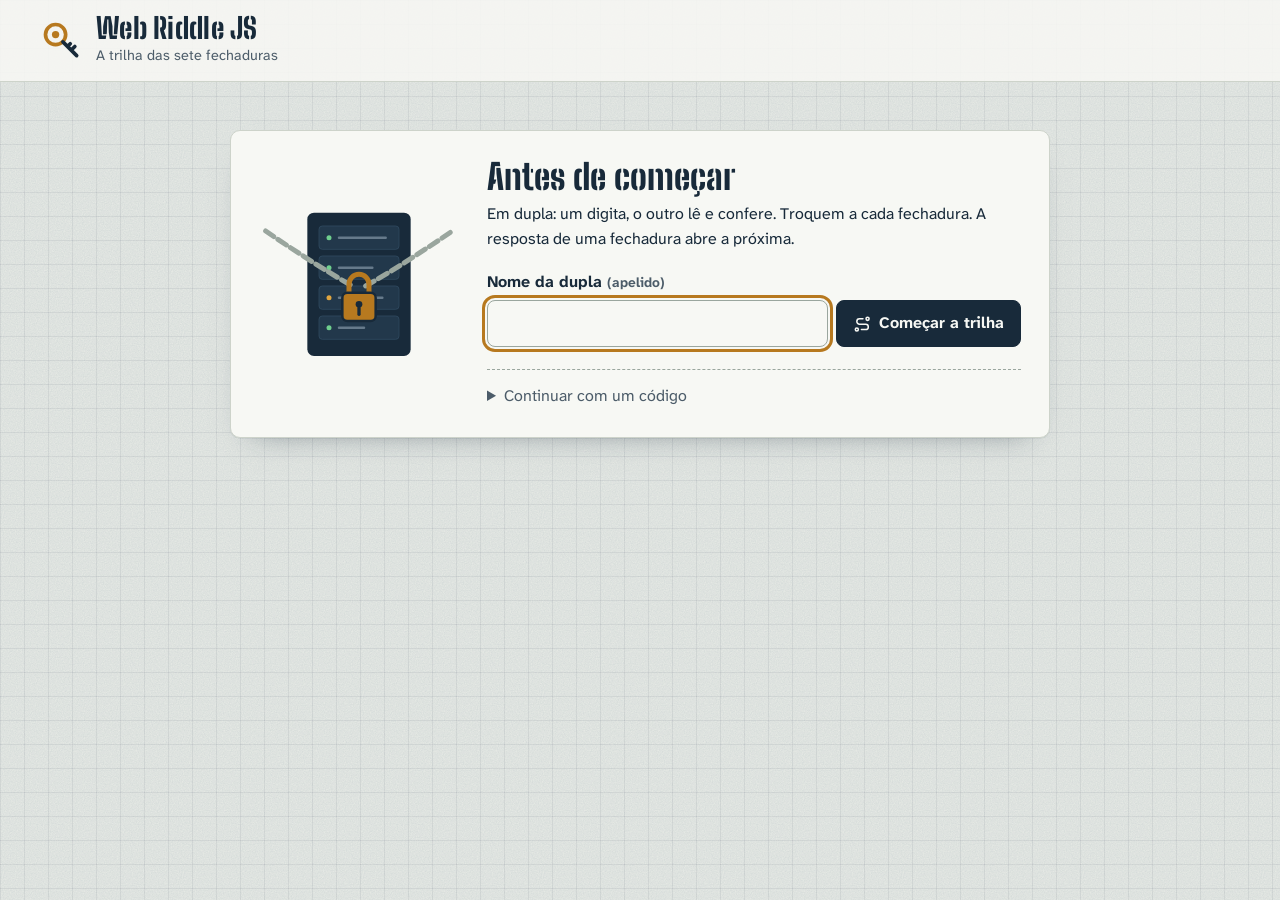
<file: index.html>
<!doctype html>
<html lang="pt-BR">
<head>
  <meta charset="utf-8">
  <meta name="viewport" content="width=device-width, initial-scale=1">
  <title>Web Riddle JS</title>
  <meta name="description" content="Trilha de enigmas em JavaScript para resolver em dupla: cada fechadura guarda a pista da próxima.">
  <link rel="preconnect" href="https://fonts.googleapis.com">
  <link rel="preconnect" href="https://fonts.gstatic.com" crossorigin>
  <link rel="stylesheet" href="https://fonts.googleapis.com/css2?family=Atkinson+Hyperlegible+Next:wght@400;700&family=Big+Shoulders+Stencil:wght@700;800&family=JetBrains+Mono:wght@400;600&display=swap">
  <link rel="stylesheet" href="style.css">
</head>
<body>
  <svg class="sprite" aria-hidden="true" focusable="false" xmlns="http://www.w3.org/2000/svg">
  <symbol id="i-alert-triangle" viewBox="0 0 24 24"><path d="M12 9v4"/><path d="M10.363 3.591l-8.106 13.534a1.914 1.914 0 0 0 1.636 2.871h16.214a1.914 1.914 0 0 0 1.636 -2.87l-8.106 -13.536a1.914 1.914 0 0 0 -3.274 0z"/><path d="M12 16h.01"/></symbol>
  <symbol id="i-arrow-back-up" viewBox="0 0 24 24"><path d="M9 14l-4 -4l4 -4"/><path d="M5 10h11a4 4 0 1 1 0 8h-1"/></symbol>
  <symbol id="i-backpack" viewBox="0 0 24 24"><path d="M5 18v-6a6 6 0 0 1 6 -6h2a6 6 0 0 1 6 6v6a3 3 0 0 1 -3 3h-8a3 3 0 0 1 -3 -3z"/><path d="M10 6v-1a2 2 0 1 1 4 0v1"/><path d="M9 21v-4a2 2 0 0 1 2 -2h2a2 2 0 0 1 2 2v4"/><path d="M11 10h2"/></symbol>
  <symbol id="i-bulb" viewBox="0 0 24 24"><path d="M3 12h1m8 -9v1m8 8h1m-15.4 -6.4l.7 .7m12.1 -.7l-.7 .7"/><path d="M9 16a5 5 0 1 1 6 0a3.5 3.5 0 0 0 -1 3a2 2 0 0 1 -4 0a3.5 3.5 0 0 0 -1 -3"/><path d="M9.7 17l4.6 0"/></symbol>
  <symbol id="i-calculator" viewBox="0 0 24 24"><path d="M4 3m0 2a2 2 0 0 1 2 -2h12a2 2 0 0 1 2 2v14a2 2 0 0 1 -2 2h-12a2 2 0 0 1 -2 -2z"/><path d="M8 7m0 1a1 1 0 0 1 1 -1h6a1 1 0 0 1 1 1v1a1 1 0 0 1 -1 1h-6a1 1 0 0 1 -1 -1z"/><path d="M8 14l0 .01"/><path d="M12 14l0 .01"/><path d="M16 14l0 .01"/><path d="M8 17l0 .01"/><path d="M12 17l0 .01"/><path d="M16 17l0 .01"/></symbol>
  <symbol id="i-check" viewBox="0 0 24 24"><path d="M5 12l5 5l10 -10"/></symbol>
  <symbol id="i-clock" viewBox="0 0 24 24"><path d="M3 12a9 9 0 1 0 18 0a9 9 0 0 0 -18 0"/><path d="M12 7v5l3 3"/></symbol>
  <symbol id="i-door" viewBox="0 0 24 24"><path d="M14 12v.01"/><path d="M3 21h18"/><path d="M6 21v-16a2 2 0 0 1 2 -2h8a2 2 0 0 1 2 2v16"/></symbol>
  <symbol id="i-download" viewBox="0 0 24 24"><path d="M4 17v2a2 2 0 0 0 2 2h12a2 2 0 0 0 2 -2v-2"/><path d="M7 11l5 5l5 -5"/><path d="M12 4l0 12"/></symbol>
  <symbol id="i-eraser" viewBox="0 0 24 24"><path d="M19 20h-10.5l-4.21 -4.3a1 1 0 0 1 0 -1.41l10 -10a1 1 0 0 1 1.41 0l5 5a1 1 0 0 1 0 1.41l-9.2 9.3"/><path d="M18 13.3l-6.3 -6.3"/></symbol>
  <symbol id="i-flag" viewBox="0 0 24 24"><path d="M5 5a5 5 0 0 1 7 0a5 5 0 0 0 7 0v9a5 5 0 0 1 -7 0a5 5 0 0 0 -7 0v-9z"/><path d="M5 21v-7"/></symbol>
  <symbol id="i-gauge" viewBox="0 0 24 24"><path d="M12 12m-9 0a9 9 0 1 0 18 0a9 9 0 1 0 -18 0"/><path d="M12 12m-1 0a1 1 0 1 0 2 0a1 1 0 1 0 -2 0"/><path d="M13.41 10.59l2.59 -2.59"/><path d="M7 12a5 5 0 0 1 5 -5"/></symbol>
  <symbol id="i-key" viewBox="0 0 24 24"><path d="M16.555 3.843l3.602 3.602a2.877 2.877 0 0 1 0 4.069l-2.643 2.643a2.877 2.877 0 0 1 -4.069 0l-.301 -.301l-6.558 6.558a2 2 0 0 1 -1.239 .578l-.175 .008h-1.172a1 1 0 0 1 -.993 -.883l-.007 -.117v-1.172a2 2 0 0 1 .467 -1.284l.119 -.13l.414 -.414h2v-2h2v-2l2.144 -2.144l-.301 -.301a2.877 2.877 0 0 1 0 -4.069l2.643 -2.643a2.877 2.877 0 0 1 4.069 0z"/><path d="M15 9h.01"/></symbol>
  <symbol id="i-lock-access" viewBox="0 0 24 24"><path d="M4 8v-2a2 2 0 0 1 2 -2h2"/><path d="M4 16v2a2 2 0 0 0 2 2h2"/><path d="M16 4h2a2 2 0 0 1 2 2v2"/><path d="M16 20h2a2 2 0 0 0 2 -2v-2"/><path d="M8 11m0 1a1 1 0 0 1 1 -1h6a1 1 0 0 1 1 1v3a1 1 0 0 1 -1 1h-6a1 1 0 0 1 -1 -1z"/><path d="M10 11v-2a2 2 0 1 1 4 0v2"/></symbol>
  <symbol id="i-lock-open" viewBox="0 0 24 24"><path d="M5 11m0 2a2 2 0 0 1 2 -2h10a2 2 0 0 1 2 2v6a2 2 0 0 1 -2 2h-10a2 2 0 0 1 -2 -2z"/><path d="M12 16m-1 0a1 1 0 1 0 2 0a1 1 0 1 0 -2 0"/><path d="M8 11v-5a4 4 0 0 1 8 0"/></symbol>
  <symbol id="i-lock" viewBox="0 0 24 24"><path d="M5 13a2 2 0 0 1 2 -2h10a2 2 0 0 1 2 2v6a2 2 0 0 1 -2 2h-10a2 2 0 0 1 -2 -2v-6z"/><path d="M11 16a1 1 0 1 0 2 0a1 1 0 0 0 -2 0"/><path d="M8 11v-4a4 4 0 1 1 8 0v4"/></symbol>
  <symbol id="i-note" viewBox="0 0 24 24"><path d="M13 20l7 -7"/><path d="M13 20v-6a1 1 0 0 1 1 -1h6v-7a2 2 0 0 0 -2 -2h-12a2 2 0 0 0 -2 2v12a2 2 0 0 0 2 2h7"/></symbol>
  <symbol id="i-player-play" viewBox="0 0 24 24"><path d="M7 4v16l13 -8z"/></symbol>
  <symbol id="i-refresh" viewBox="0 0 24 24"><path d="M20 11a8.1 8.1 0 0 0 -15.5 -2m-.5 -4v4h4"/><path d="M4 13a8.1 8.1 0 0 0 15.5 2m.5 4v-4h-4"/></symbol>
  <symbol id="i-robot" viewBox="0 0 24 24"><path d="M6 4m0 2a2 2 0 0 1 2 -2h8a2 2 0 0 1 2 2v4a2 2 0 0 1 -2 2h-8a2 2 0 0 1 -2 -2z"/><path d="M12 2v2"/><path d="M9 12v9"/><path d="M15 12v9"/><path d="M5 16l4 -2"/><path d="M15 14l4 2"/><path d="M9 18h6"/><path d="M10 8v.01"/><path d="M14 8v.01"/></symbol>
  <symbol id="i-route" viewBox="0 0 24 24"><path d="M3 19a2 2 0 1 0 4 0a2 2 0 0 0 -4 0"/><path d="M19 7a2 2 0 1 0 0 -4a2 2 0 0 0 0 4z"/><path d="M11 19h5.5a3.5 3.5 0 0 0 0 -7h-8a3.5 3.5 0 0 1 0 -7h4.5"/></symbol>
  <symbol id="i-settings" viewBox="0 0 24 24"><path d="M10.325 4.317c.426 -1.756 2.924 -1.756 3.35 0a1.724 1.724 0 0 0 2.573 1.066c1.543 -.94 3.31 .826 2.37 2.37a1.724 1.724 0 0 0 1.065 2.572c1.756 .426 1.756 2.924 0 3.35a1.724 1.724 0 0 0 -1.066 2.573c.94 1.543 -.826 3.31 -2.37 2.37a1.724 1.724 0 0 0 -2.572 1.065c-.426 1.756 -2.924 1.756 -3.35 0a1.724 1.724 0 0 0 -2.573 -1.066c-1.543 .94 -3.31 -.826 -2.37 -2.37a1.724 1.724 0 0 0 -1.065 -2.572c-1.756 -.426 -1.756 -2.924 0 -3.35a1.724 1.724 0 0 0 1.066 -2.573c-.94 -1.543 .826 -3.31 2.37 -2.37c1 .608 2.296 .07 2.572 -1.065z"/><path d="M9 12a3 3 0 1 0 6 0a3 3 0 0 0 -6 0"/></symbol>
  <symbol id="i-shield-lock" viewBox="0 0 24 24"><path d="M12 3a12 12 0 0 0 8.5 3a12 12 0 0 1 -8.5 15a12 12 0 0 1 -8.5 -15a12 12 0 0 0 8.5 -3"/><path d="M12 11m-1 0a1 1 0 1 0 2 0a1 1 0 1 0 -2 0"/><path d="M12 12l0 2.5"/></symbol>
  <symbol id="i-terminal-2" viewBox="0 0 24 24"><path d="M8 9l3 3l-3 3"/><path d="M13 15l3 0"/><path d="M3 4m0 2a2 2 0 0 1 2 -2h14a2 2 0 0 1 2 2v12a2 2 0 0 1 -2 2h-14a2 2 0 0 1 -2 -2z"/></symbol>
  <symbol id="i-trophy" viewBox="0 0 24 24"><path d="M8 21l8 0"/><path d="M12 17l0 4"/><path d="M7 4l10 0"/><path d="M17 4v8a5 5 0 0 1 -10 0v-8"/><path d="M5 9m-2 0a2 2 0 1 0 4 0a2 2 0 1 0 -4 0"/><path d="M19 9m-2 0a2 2 0 1 0 4 0a2 2 0 1 0 -4 0"/></symbol>
  <symbol id="i-users" viewBox="0 0 24 24"><path d="M9 7m-4 0a4 4 0 1 0 8 0a4 4 0 1 0 -8 0"/><path d="M3 21v-2a4 4 0 0 1 4 -4h4a4 4 0 0 1 4 4v2"/><path d="M16 3.13a4 4 0 0 1 0 7.75"/><path d="M21 21v-2a4 4 0 0 0 -3 -3.85"/></symbol>
</svg>
  <header class="topo">
    <div class="topo-marca">
      <svg class="logo" viewBox="0 0 48 48" aria-hidden="true" focusable="false">
        <circle cx="17" cy="17" r="11" class="logo-aro"/>
        <circle cx="17" cy="17" r="4" class="logo-furo"/>
        <path d="M25 25l15 15m-6 -6l4 -4m-8 0l3 -3" class="logo-haste"/>
      </svg>
      <div>
        <h1>Web Riddle JS</h1>
        <p class="subtitulo">A trilha das sete fechaduras</p>
      </div>
    </div>
    <div class="topo-info" id="app-topo-info" hidden>
      <span class="info-item"><svg class="icone" aria-hidden="true"><use href="#i-users"/></svg><span class="visualmente-oculto">Dupla:</span> <strong id="app-equipe"></strong></span>
      <span class="info-item"><svg class="icone" aria-hidden="true"><use href="#i-clock"/></svg><span class="visualmente-oculto">Tempo:</span> <strong id="app-tempo">00:00</strong></span>
    </div>
  </header>

  <nav class="progresso" id="app-progresso" aria-label="Fechaduras" hidden></nav>

  <main id="app-principal">
    <section class="cartao boas-vindas" id="app-boas-vindas" hidden>
      <svg class="ilustracao" viewBox="0 0 240 200" aria-hidden="true" focusable="false">
        <rect x="58" y="14" width="124" height="172" rx="8" class="il-rack"/>
        <rect x="72" y="30" width="96" height="28" rx="4" class="il-gaveta"/>
        <rect x="72" y="66" width="96" height="28" rx="4" class="il-gaveta"/>
        <rect x="72" y="102" width="96" height="28" rx="4" class="il-gaveta"/>
        <rect x="72" y="138" width="96" height="28" rx="4" class="il-gaveta"/>
        <circle cx="84" cy="44" r="3" class="il-led il-led-1"/>
        <circle cx="84" cy="80" r="3" class="il-led il-led-2"/>
        <circle cx="84" cy="116" r="3" class="il-led il-led-3"/>
        <circle cx="84" cy="152" r="3" class="il-led il-led-4"/>
        <path d="M96 44h56M96 80h40M96 116h52M96 152h30" class="il-ranhura"/>
        <path d="M8 36C40 58 80 84 112 102M128 102C160 84 200 58 232 36" class="il-corrente"/>
        <g class="il-cadeado">
          <path d="M108 112v-12a12 12 0 0 1 24 0v12" class="il-arco"/>
          <rect x="100" y="110" width="40" height="34" rx="6" class="il-corpo"/>
          <circle cx="120" cy="124" r="4" class="il-fenda"/>
          <path d="M120 128v8" class="il-fenda-traco"/>
        </g>
      </svg>
      <div class="boas-vindas-texto">
        <h2>Antes de começar</h2>
        <p>Em dupla: um digita, o outro lê e confere. Troquem a cada fechadura. A resposta de uma fechadura abre a próxima.</p>
        <form id="app-form-equipe" class="linha-form">
          <label for="app-nome-equipe">Nome da dupla <span class="nota">(apelido)</span></label>
          <div class="linha">
            <input id="app-nome-equipe" maxlength="30" autocomplete="off" required>
            <button type="submit" class="botao primario"><svg class="icone" aria-hidden="true"><use href="#i-route"/></svg><span>Começar a trilha</span></button>
          </div>
        </form>

        <details class="restaurar">
          <summary>Continuar com um código</summary>
          <form id="app-form-restaurar" class="linha-form">
            <label for="app-codigo-restaurar" class="visualmente-oculto">Código de progresso</label>
            <textarea id="app-codigo-restaurar" rows="3" spellcheck="false" autocomplete="off"></textarea>
            <div class="linha">
              <button type="submit" class="botao"><svg class="icone" aria-hidden="true"><use href="#i-lock-access"/></svg><span>Continuar</span></button>
            </div>
            <p id="app-mensagem-restaurar" class="mensagem" role="status"></p>
          </form>
        </details>
      </div>
    </section>

    <div class="grade" id="app-grade" hidden>
      <section class="cartao etapa" id="app-cartao-etapa" aria-live="polite">
        <div id="app-etapa"></div>

        <div class="dicas" id="app-dicas"></div>

        <form id="app-form-resposta" class="linha-form resposta">
          <label for="app-resposta">Pista desta fechadura</label>
          <div class="linha" id="app-linha-resposta">
            <input id="app-resposta" autocomplete="off" spellcheck="false">
            <button type="submit" class="botao primario" id="app-botao-abrir"><svg class="icone" aria-hidden="true"><use href="#i-key"/></svg><span>Abrir fechadura</span></button>
          </div>
          <p id="app-mensagem" class="mensagem" role="status"></p>
        </form>

        <div class="acoes-etapa">
          <button type="button" class="botao" id="app-reiniciar-etapa"><svg class="icone" aria-hidden="true"><use href="#i-refresh"/></svg><span>Reiniciar etapa</span></button>
          <button type="button" class="botao" id="app-baixar"><svg class="icone" aria-hidden="true"><use href="#i-download"/></svg><span>Baixar nosso código</span></button>
          <button type="button" class="botao" id="app-gerar-codigo"><svg class="icone" aria-hidden="true"><use href="#i-note"/></svg><span>Código de progresso</span></button>
          <button type="button" class="botao perigo" id="app-recomecar"><svg class="icone" aria-hidden="true"><use href="#i-arrow-back-up"/></svg><span>Recomeçar a trilha</span></button>
        </div>

        <section class="painel-codigo" id="app-painel-codigo" aria-labelledby="app-titulo-painel-codigo" hidden>
          <h3 id="app-titulo-painel-codigo"><svg class="icone" aria-hidden="true"><use href="#i-note"/></svg>Código de progresso</h3>
          <p id="app-texto-painel-codigo"></p>
          <label for="app-codigo-progresso" class="visualmente-oculto">Código de progresso</label>
          <textarea id="app-codigo-progresso" rows="4" readonly spellcheck="false"></textarea>
          <div class="linha">
            <button type="button" class="botao primario" id="app-copiar-codigo"><svg class="icone" aria-hidden="true"><use href="#i-check"/></svg><span>Copiar código</span></button>
          </div>
          <p id="app-status-copia" class="nota" role="status"></p>
        </section>
      </section>

      <aside class="lateral">
        <section class="cartao bancada">
          <div class="bancada-topo">
            <h2><svg class="icone" aria-hidden="true"><use href="#i-terminal-2"/></svg>Bancada</h2>
            <span class="nota">Ctrl + Enter executa</span>
          </div>
          <label for="app-codigo" class="visualmente-oculto">Código JavaScript</label>
          <textarea id="app-codigo" spellcheck="false" autocomplete="off" placeholder="// escreva seu código aqui&#10;console.log(&quot;olá&quot;);"></textarea>
          <div class="linha">
            <button type="button" class="botao primario" id="app-executar"><svg class="icone" aria-hidden="true"><use href="#i-player-play"/></svg><span>Executar</span></button>
            <button type="button" class="botao" id="app-limpar"><svg class="icone" aria-hidden="true"><use href="#i-eraser"/></svg><span>Limpar saída</span></button>
          </div>
          <h3 class="saida-titulo">Saída</h3>
          <div id="app-saida" class="saida" aria-live="polite"></div>
        </section>

        <section class="cartao mochila">
          <h2><svg class="icone" aria-hidden="true"><use href="#i-backpack"/></svg>Mochila de pistas</h2>
          <ol id="app-mochila"></ol>
        </section>
      </aside>
    </div>

    <p id="app-carregando" class="carregando">Carregando a trilha...</p>
  </main>

  <script src="app.js"></script>
</body>
</html>
</file>
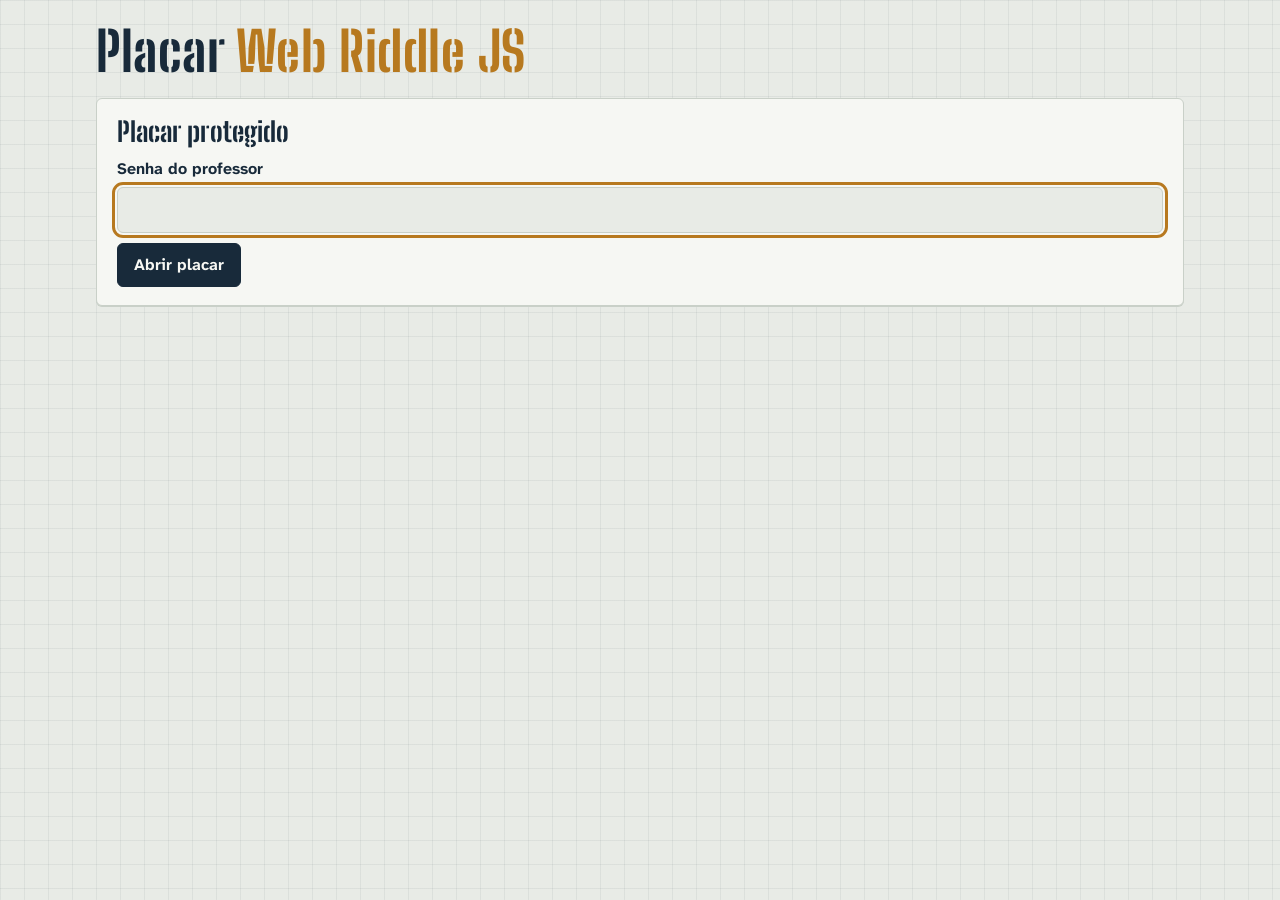
<file: placar/index.html>
<!doctype html>
<html lang="pt-BR">
<head>
  <meta charset="utf-8">
  <meta name="viewport" content="width=device-width, initial-scale=1">
  <title>Placar Web Riddle JS</title>
  <meta name="robots" content="noindex">
  <link rel="preconnect" href="https://fonts.googleapis.com">
  <link rel="preconnect" href="https://fonts.gstatic.com" crossorigin>
  <link rel="stylesheet" href="https://fonts.googleapis.com/css2?family=Atkinson+Hyperlegible+Next:wght@400;700&family=Big+Shoulders+Stencil:wght@700;800&family=JetBrains+Mono:wght@400;600&display=swap">
  <style>
    /* Teacher-only scoreboard. Source lives in the planning repo. fonte/build.mjs copies it to
       web-riddle-js/placar/ (without the verificacao.js tag) only together with a passphrase-encrypted
       verificacao.json; the plain verificacao.js is never published. */
    :root {
      --papel: #e8ebe6;
      --folha: #f6f7f3;
      --tinta: #182a3a;
      --suave: #4f5f6d;
      --linha: #c9d0c8;
      --latao: #8a5a12;
      --latao-forte: #b7791f;
      --latao-fundo: #f3e6cc;
      --ok: #2f7d4a;
      --ok-fundo: #e1efe4;
      --erro: #b02a24;
      --erro-fundo: #f8e1df;
      --aviso: #7a5500;
      --aviso-fundo: #fbefd0;
      --grade: rgba(24, 42, 58, 0.06);
      --codigo-fundo: #142230;
      --codigo-texto: #e4e9ee;
      --display: "Big Shoulders Stencil", "Arial Narrow", Impact, sans-serif;
      --corpo: "Atkinson Hyperlegible Next", "Segoe UI", Verdana, sans-serif;
      --mono: "JetBrains Mono", "Cascadia Code", Consolas, monospace;
      color-scheme: light;
    }

    @media (prefers-color-scheme: dark) {
      :root {
        --papel: #0f1a24;
        --folha: #162432;
        --tinta: #e4e9ee;
        --suave: #a7b4c0;
        --linha: #2b3d4e;
        --latao: #e0a640;
        --latao-forte: #e0a640;
        --latao-fundo: #2c2414;
        --ok: #7fd39a;
        --ok-fundo: #15301f;
        --erro: #ff8a80;
        --erro-fundo: #3a1c1a;
        --aviso: #f2c75c;
        --aviso-fundo: #2f2611;
        --grade: rgba(228, 233, 238, 0.04);
        --codigo-fundo: #0a131b;
        color-scheme: dark;
      }
    }

    * { box-sizing: border-box; }
    [hidden] { display: none !important; }

    body {
      margin: 0;
      background-color: var(--papel);
      background-image:
        linear-gradient(var(--grade) 1px, transparent 1px),
        linear-gradient(90deg, var(--grade) 1px, transparent 1px);
      background-size: 24px 24px;
      color: var(--tinta);
      font-family: var(--corpo);
      line-height: 1.5;
    }

    :focus-visible { outline: 3px solid var(--latao-forte); outline-offset: 2px; }

    .pagina { max-width: 1120px; margin: 0 auto; padding: 24px 16px 48px; }

    header { display: flex; flex-wrap: wrap; align-items: end; justify-content: space-between; gap: 8px 24px; margin-bottom: 20px; }
    h1 { margin: 0; font-family: var(--display); font-size: clamp(2.2rem, 6vw, 3.4rem); line-height: 1; letter-spacing: 0.01em; }
    h1 span { color: var(--latao-forte); }
    h2 { margin: 0 0 10px; font-family: var(--display); font-size: 1.7rem; line-height: 1.1; }

    .folha { margin-bottom: 20px; padding: 18px 20px; border: 1px solid var(--linha); border-radius: 6px; background: var(--folha); box-shadow: 0 1px 0 var(--linha); }

    .estado-verificacao { margin: 0; padding: 8px 12px; border-radius: 6px; font-size: 0.95rem; }
    .estado-verificacao[data-status="erro"] { background: var(--erro-fundo); color: var(--erro); }

    label { display: block; margin-bottom: 6px; font-weight: 700; }
    textarea, input {
      width: 100%; padding: 10px 12px; border: 1px solid var(--linha); border-radius: 6px;
      background: var(--papel); color: var(--tinta); font: inherit;
    }
    textarea { min-height: 110px; font-family: var(--mono); font-size: 0.8rem; word-break: break-all; resize: vertical; }

    .acoes { display: flex; flex-wrap: wrap; gap: 8px; margin-top: 10px; }
    button {
      padding: 9px 16px; border: 1px solid var(--tinta); border-radius: 6px;
      background: transparent; color: var(--tinta); font: inherit; font-weight: 700; cursor: pointer;
      transition: transform 0.12s cubic-bezier(0.2, 0.8, 0.2, 1), background-color 0.12s;
    }
    button:hover { background: var(--latao-fundo); }
    button:active { transform: scale(0.97); }
    button.primario { border-color: var(--tinta); background: var(--tinta); color: var(--folha); }
    button.primario:hover { background: var(--latao); border-color: var(--latao); color: #fff; }
    button.perigo { border-color: var(--erro); color: var(--erro); }
    button.pequeno { padding: 4px 10px; font-size: 0.85rem; }

    .retornos { margin: 10px 0 0; padding: 0; list-style: none; display: grid; gap: 4px; }
    .retornos li { padding: 6px 10px; border-radius: 6px; font-size: 0.92rem; }
    .retornos [data-status="ok"] { background: var(--ok-fundo); color: var(--ok); }
    .retornos [data-status="aviso"] { background: var(--aviso-fundo); color: var(--aviso); }
    .retornos [data-status="erro"] { background: var(--erro-fundo); color: var(--erro); }

    details.regras summary { cursor: pointer; font-weight: 700; }
    .campos { display: grid; grid-template-columns: repeat(auto-fit, minmax(170px, 1fr)); gap: 12px; margin-top: 12px; }
    .campos label { font-weight: 400; font-size: 0.92rem; }
    .nota { color: var(--suave); font-size: 0.9rem; }

    .tabela-rolagem { overflow-x: auto; }
    table { width: 100%; border-collapse: collapse; font-size: 0.95rem; }
    th, td { padding: 8px 10px; border-bottom: 1px solid var(--linha); text-align: left; vertical-align: top; }
    th { font-size: 0.85rem; color: var(--suave); font-weight: 700; }
    td.num, th.num { text-align: right; font-variant-numeric: tabular-nums; }
    .posicao { font-family: var(--display); font-size: 1.6rem; line-height: 1; color: var(--latao-forte); }
    .pontos { font-family: var(--display); font-size: 1.5rem; line-height: 1; }

    .trilha { display: flex; gap: 3px; margin-top: 4px; }
    .trilha span { width: 14px; height: 14px; border: 2px solid var(--linha); border-radius: 50%; }
    .trilha span.aberta { border-color: var(--ok); background: var(--ok); }
    .trilha span.falsa { border-color: var(--erro); background: var(--erro-fundo); }

    .selo { display: inline-block; padding: 1px 8px; border-radius: 999px; font-size: 0.8rem; font-weight: 700; white-space: nowrap; }
    .selo.ok { background: var(--ok-fundo); color: var(--ok); }
    .selo.aviso { background: var(--aviso-fundo); color: var(--aviso); }
    .selo.erro { background: var(--erro-fundo); color: var(--erro); }

    .dupla { margin-top: 14px; border-top: 2px solid var(--tinta); padding-top: 12px; }
    .dupla > summary { cursor: pointer; display: flex; flex-wrap: wrap; align-items: baseline; gap: 6px 14px; }
    .dupla > summary strong { font-size: 1.15rem; }
    .resumo-dupla { display: flex; flex-wrap: wrap; gap: 6px 20px; margin: 10px 0; padding: 0; list-style: none; }
    .alertas { margin: 8px 0; padding-left: 20px; color: var(--aviso); }
    .codigo-bancada summary { cursor: pointer; color: var(--latao); font-size: 0.9rem; }
    pre {
      margin: 6px 0 0; padding: 12px; overflow-x: auto; border-radius: 6px;
      background: var(--codigo-fundo); color: var(--codigo-texto);
      font-family: var(--mono); font-size: 0.8rem; line-height: 1.5; white-space: pre;
    }
    .vazio { color: var(--suave); font-style: italic; }

    @media (prefers-reduced-motion: reduce) {
      button { transition: none; }
      button:active { transform: none; }
    }

    @media print {
      body { background: #fff; }
      .entrada, .acoes, details.regras, button { display: none !important; }
      .folha { border: none; box-shadow: none; }
    }
  </style>
</head>
<body>
  <div class="pagina">
    <header>
      <div>
        <h1>Placar <span>Web Riddle JS</span></h1>
      </div>
      <p id="estado-verificacao" class="estado-verificacao" role="status"></p>
      <button type="button" class="pequeno" id="botao-bloquear" hidden>Bloquear placar</button>
    </header>

    <section class="folha" id="cadeado" aria-labelledby="titulo-cadeado" hidden>
      <h2 id="titulo-cadeado">Placar protegido</h2>
      <form id="form-senha">
        <label for="campo-senha">Senha do professor</label>
        <input id="campo-senha" type="password" autocomplete="current-password" required>
        <div class="acoes"><button type="submit" class="primario" id="botao-abrir">Abrir placar</button></div>
      </form>
      <p id="erro-senha" class="estado-verificacao" data-status="erro" role="alert" hidden></p>
    </section>

    <main id="conteudo" hidden>
    <section class="folha entrada" aria-labelledby="titulo-entrada">
      <h2 id="titulo-entrada">Receber códigos</h2>
      <label for="campo-codigos">Códigos das duplas</label>
      <textarea id="campo-codigos" spellcheck="false" autocomplete="off"></textarea>
      <div class="acoes">
        <button type="button" class="primario" id="botao-adicionar">Adicionar ao placar</button>
      </div>
      <ul class="retornos" id="retornos" aria-live="polite"></ul>
    </section>

    <section class="folha" aria-labelledby="titulo-placar">
      <h2 id="titulo-placar">Placar</h2>
      <details class="regras">
        <summary>Pontuação</summary>
        <div class="campos">
          <div><label for="regra-base">Pontos por fechadura</label><input id="regra-base" type="number" min="0" step="5"></div>
          <div><label for="regra-dica">Desconto por dica</label><input id="regra-dica" type="number" min="0" step="1"></div>
          <div><label for="regra-erro">Desconto por erro</label><input id="regra-erro" type="number" min="0" step="1"></div>
          <div><label for="regra-piso">Piso por fechadura</label><input id="regra-piso" type="number" min="0" step="5"></div>
          <div><label for="regra-bonus">Bônus de conclusão</label><input id="regra-bonus" type="number" min="0" step="10"></div>
        </div>
        <div class="acoes"><button type="button" class="pequeno" id="botao-regras-padrao">Voltar ao padrão</button></div>
      </details>

      <div class="tabela-rolagem">
        <table>
          <thead>
            <tr>
              <th scope="col">#</th>
              <th scope="col">Dupla</th>
              <th scope="col">Fechaduras</th>
              <th scope="col" class="num">Pontos</th>
              <th scope="col" class="num">Tempo</th>
              <th scope="col" class="num">Dicas</th>
              <th scope="col" class="num">Erros</th>
              <th scope="col">Situação</th>
            </tr>
          </thead>
          <tbody id="corpo-placar"></tbody>
        </table>
      </div>
      <p id="placar-vazio" class="vazio">Nenhum código ainda.</p>
      <div class="acoes">
        <button type="button" id="botao-csv">Exportar CSV</button>
        <button type="button" id="botao-imprimir">Imprimir</button>
        <button type="button" class="perigo" id="botao-limpar">Limpar placar</button>
      </div>
    </section>

    <section class="folha" aria-labelledby="titulo-detalhes">
      <h2 id="titulo-detalhes">Detalhamento por dupla</h2>
      <div id="detalhes"></div>
    </section>
    </main>
  </div>

  <script>
    // ---------- Progress code (keep in sync with web-riddle-js/app.js) ----------

    const PREFIXO_CODIGO = "WRJS1.";
    const PIMENTA_SELO = "web-riddle-js|selo|v1";
    const TAMANHO_SELO = 12;
    const CHAVE_PLACAR = "web-riddle-js:placar:v1";
    const REGRAS_PADRAO = { base: 100, dica: 15, erro: 5, piso: 40, bonus: 100 };

    const encoder = new TextEncoder();
    const decoder = new TextDecoder();
    let verificacao = window.WRJS_VERIFICACAO || null;

    function deBase64Url(texto) {
      const base64 = texto.replace(/-/g, "+").replace(/_/g, "/");
      const completo = base64 + "=".repeat((4 - (base64.length % 4)) % 4);
      return Uint8Array.from(atob(completo), (letra) => letra.charCodeAt(0));
    }

    async function transformar(bytes, fluxo) {
      const resposta = new Response(new Blob([bytes]).stream().pipeThrough(fluxo));
      return new Uint8Array(await resposta.arrayBuffer());
    }

    async function sha256(texto) {
      return new Uint8Array(await crypto.subtle.digest("SHA-256", encoder.encode(texto)));
    }

    async function sha256Hex(texto) {
      return [...(await sha256(texto))].map((byte) => byte.toString(16).padStart(2, "0")).join("");
    }

    async function lerCodigoProgresso(codigo) {
      let pacote;
      try {
        pacote = deBase64Url(codigo.slice(PREFIXO_CODIGO.length));
      } catch (erro) {
        throw new Error("caracteres inválidos");
      }
      let json;
      try {
        const conteudo = pacote.slice(1 + TAMANHO_SELO);
        const corpo = pacote[0] === 1 ? await transformar(conteudo, new DecompressionStream("deflate-raw")) : conteudo;
        json = decoder.decode(corpo);
      } catch (erro) {
        throw new Error("incompleto");
      }
      const selo = (await sha256(`${PIMENTA_SELO}|${json}`)).slice(0, TAMANHO_SELO);
      const recebido = pacote.slice(1, 1 + TAMANHO_SELO);
      if (!selo.every((byte, i) => byte === recebido[i])) {
        throw new Error("alterado ou incompleto");
      }
      const registro = JSON.parse(json);
      if (registro.v !== 1 || typeof registro.i !== "number" || !Array.isArray(registro.r)) {
        throw new Error("versão desconhecida");
      }
      return registro;
    }

    // ---------- Analysis ----------

    function total() {
      return verificacao ? verificacao.totalFechaduras : 8;
    }

    function tituloFechadura(i) {
      return verificacao && verificacao.fechaduras[i] ? verificacao.fechaduras[i].titulo : `Fechadura ${i}`;
    }

    async function analisar(codigo, recebidoEm) {
      const registro = await lerCodigoProgresso(codigo);
      const n = total();
      const numero = (lista, i) => (Array.isArray(lista) && Number.isFinite(lista[i]) ? lista[i] : 0);

      // Only the unbroken run of answers that match the build hashes counts.
      let conferidas = 0;
      let falhaEm = null;
      if (verificacao) {
        for (let i = 0; i < Math.min(registro.r.length, n); i++) {
          const hash = await sha256Hex(`${verificacao.sal}|${i}|${registro.r[i]}`);
          if (hash !== verificacao.fechaduras[i].hash) {
            falhaEm = i;
            break;
          }
          conferidas++;
        }
      }

      const alertas = [];
      if (!verificacao) alertas.push("Respostas não conferidas (falta verificacao.js).");
      if (falhaEm !== null) alertas.push(`Fechadura ${falhaEm}: resposta não confere; as seguintes não contam.`);

      const aberturas = Array.isArray(registro.a) ? registro.a : [];
      let anterior = 0;
      let temposOk = true;
      const fechaduras = [];
      for (let i = 0; i < n; i++) {
        const aberta = i < conferidas;
        const momento = Number.isFinite(aberturas[i]) ? aberturas[i] : null;
        let duracao = null;
        if (aberta && momento !== null) {
          duracao = momento - anterior;
          if (duracao < 0 || momento > registro.g) temposOk = false;
          anterior = momento;
        }
        fechaduras.push({
          indice: i,
          titulo: tituloFechadura(i),
          aberta,
          falsa: falhaEm === i,
          momento,
          duracao,
          erros: numero(registro.x, i),
          dicas: numero(registro.d, i),
          codigo: Array.isArray(registro.c) && typeof registro.c[i] === "string" ? registro.c[i] : "",
        });
      }
      if (!temposOk) alertas.push("Horários fora de ordem.");
      if (conferidas === n && !Number.isFinite(registro.f)) alertas.push("Todas conferem, mas falta o horário de fim.");
      if (aberturas.length && aberturas.slice(0, conferidas).some((valor) => !Number.isFinite(valor))) {
        alertas.push("Algumas fechaduras estão sem horário.");
      }

      const concluiu = conferidas === n;
      const tempo = concluiu && Number.isFinite(registro.f) ? registro.f : registro.g;
      return {
        codigo,
        recebidoEm,
        equipe: String(registro.e || "(sem nome)").slice(0, 40),
        inicio: registro.i,
        gerado: registro.g,
        tempo,
        concluiu,
        conferidas,
        fechaduras,
        alertas,
        codigoFinal: Array.isArray(registro.c) && typeof registro.c[n] === "string" ? registro.c[n] : "",
      };
    }

    function pontuar(dupla, regras) {
      let soma = 0;
      dupla.fechaduras.forEach((f) => {
        f.pontos = f.aberta ? Math.max(regras.piso, regras.base - regras.dica * f.dicas - regras.erro * f.erros) : 0;
        soma += f.pontos;
      });
      dupla.bonus = dupla.concluiu ? regras.bonus : 0;
      dupla.pontos = soma + dupla.bonus;
      dupla.totalDicas = dupla.fechaduras.reduce((s, f) => s + f.dicas, 0);
      dupla.totalErros = dupla.fechaduras.reduce((s, f) => s + f.erros, 0);
    }

    // ---------- Formatting ----------

    function formatarTempo(segundos) {
      if (!Number.isFinite(segundos)) return "-";
      const s = Math.max(0, Math.round(segundos));
      const h = Math.floor(s / 3600);
      const m = Math.floor((s % 3600) / 60);
      const dois = (v) => String(v).padStart(2, "0");
      return h > 0 ? `${h}:${dois(m)}:${dois(s % 60)}` : `${dois(m)}:${dois(s % 60)}`;
    }

    function formatarHora(ms) {
      return new Date(ms).toLocaleString("pt-BR", { day: "2-digit", month: "2-digit", hour: "2-digit", minute: "2-digit" });
    }

    function situacao(dupla) {
      if (dupla.concluiu) return "Concluiu a trilha";
      if (dupla.conferidas === 0) return "Ainda na fechadura 0";
      return `Parou na fechadura ${dupla.conferidas}`;
    }

    // Builds elements with textContent only: everything in a code was typed by students.
    function criar(tag, opcoes = {}, ...filhos) {
      const elemento = document.createElement(tag);
      if (opcoes.classe) elemento.className = opcoes.classe;
      if (opcoes.texto !== undefined) elemento.textContent = opcoes.texto;
      if (opcoes.atributos) Object.entries(opcoes.atributos).forEach(([nome, valor]) => elemento.setAttribute(nome, valor));
      filhos.filter(Boolean).forEach((filho) => elemento.append(filho));
      return elemento;
    }

    // ---------- State ----------

    let recebidos = [];
    let duplas = [];
    let regras = { ...REGRAS_PADRAO };

    function carregar() {
      try {
        const salvo = JSON.parse(localStorage.getItem(CHAVE_PLACAR) || "{}");
        recebidos = Array.isArray(salvo.recebidos) ? salvo.recebidos : [];
        regras = { ...REGRAS_PADRAO, ...(salvo.regras || {}) };
      } catch (erro) {
        recebidos = [];
      }
    }

    function salvar() {
      try {
        localStorage.setItem(CHAVE_PLACAR, JSON.stringify({ recebidos, regras }));
      } catch (erro) {
        // Storage blocked: the board still works until the page is closed.
      }
    }

    async function reanalisar() {
      duplas = [];
      for (const item of recebidos) {
        try {
          duplas.push(await analisar(item.codigo, item.recebidoEm));
        } catch (erro) {
          // A stored code that no longer decodes is skipped silently.
        }
      }
      // Same start time under different names means one pair copied another's code.
      const porInicio = new Map();
      duplas.forEach((dupla) => {
        const lista = porInicio.get(dupla.inicio) || [];
        lista.push(dupla);
        porInicio.set(dupla.inicio, lista);
      });
      porInicio.forEach((lista) => {
        if (lista.length < 2) return;
        lista.forEach((dupla) => {
          const outras = lista.filter((outra) => outra !== dupla).map((outra) => outra.equipe).join(", ");
          dupla.alertas.push(`Mesmo início que ${outras}: código copiado ou restaurado.`);
        });
      });
      renderizar();
    }

    // ---------- Rendering ----------

    const el = {
      estado: document.getElementById("estado-verificacao"),
      campo: document.getElementById("campo-codigos"),
      adicionar: document.getElementById("botao-adicionar"),
      retornos: document.getElementById("retornos"),
      corpo: document.getElementById("corpo-placar"),
      vazio: document.getElementById("placar-vazio"),
      detalhes: document.getElementById("detalhes"),
      csv: document.getElementById("botao-csv"),
      imprimir: document.getElementById("botao-imprimir"),
      limpar: document.getElementById("botao-limpar"),
      padrao: document.getElementById("botao-regras-padrao"),
    };
    const camposRegras = {
      base: document.getElementById("regra-base"),
      dica: document.getElementById("regra-dica"),
      erro: document.getElementById("regra-erro"),
      piso: document.getElementById("regra-piso"),
      bonus: document.getElementById("regra-bonus"),
    };

    function ordenar() {
      duplas.forEach((dupla) => pontuar(dupla, regras));
      duplas.sort((a, b) => b.pontos - a.pontos || b.conferidas - a.conferidas || a.tempo - b.tempo);
    }

    function trilhaVisual(dupla) {
      const trilha = criar("div", { classe: "trilha", atributos: { "aria-hidden": "true" } });
      dupla.fechaduras.forEach((f) => trilha.append(criar("span", { classe: f.aberta ? "aberta" : f.falsa ? "falsa" : "" })));
      return trilha;
    }

    function renderizar() {
      ordenar();
      el.corpo.innerHTML = "";
      el.detalhes.innerHTML = "";
      el.vazio.hidden = duplas.length > 0;

      duplas.forEach((dupla, posicao) => {
        const idDetalhe = `dupla-${posicao}`;
        const nome = criar("a", { texto: dupla.equipe, atributos: { href: `#${idDetalhe}` } });
        const selo = dupla.alertas.length
          ? criar("span", { classe: "selo aviso", texto: `${dupla.alertas.length} alerta(s)` })
          : criar("span", { classe: "selo ok", texto: "conferido" });
        const linha = criar(
          "tr",
          {},
          criar("td", {}, criar("span", { classe: "posicao", texto: String(posicao + 1) })),
          criar("td", {}, nome),
          criar("td", {}, criar("span", { texto: `${dupla.conferidas} de ${total()}` }), trilhaVisual(dupla)),
          criar("td", { classe: "num" }, criar("span", { classe: "pontos", texto: String(dupla.pontos) })),
          criar("td", { classe: "num", texto: formatarTempo(dupla.tempo) }),
          criar("td", { classe: "num", texto: String(dupla.totalDicas) }),
          criar("td", { classe: "num", texto: String(dupla.totalErros) }),
          criar("td", {}, criar("div", { texto: situacao(dupla) }), selo),
        );
        el.corpo.append(linha);
        el.detalhes.append(detalheDupla(dupla, posicao, idDetalhe));
      });
    }

    function detalheDupla(dupla, posicao, id) {
      const bloco = criar("details", { classe: "dupla", atributos: { id } });
      bloco.append(
        criar(
          "summary",
          {},
          criar("strong", { texto: `${posicao + 1}. ${dupla.equipe}` }),
          criar("span", { texto: `${dupla.pontos} pontos` }),
          criar("span", { classe: "nota", texto: situacao(dupla) }),
        ),
      );

      const resumo = criar("ul", { classe: "resumo-dupla" });
      [
        `Início: ${formatarHora(dupla.inicio)}`,
        `Código gerado: ${formatarHora(dupla.inicio + dupla.gerado * 1000)}`,
        `Tempo ${dupla.concluiu ? "total" : "até o código"}: ${formatarTempo(dupla.tempo)}`,
        `Bônus: ${dupla.bonus}`,
        `Recebido: ${formatarHora(dupla.recebidoEm)}`,
      ].forEach((texto) => resumo.append(criar("li", { texto })));
      bloco.append(resumo);

      if (dupla.alertas.length) {
        const lista = criar("ul", { classe: "alertas" });
        dupla.alertas.forEach((texto) => lista.append(criar("li", { texto })));
        bloco.append(lista);
      }

      const tabela = criar("table");
      tabela.append(
        criar(
          "thead",
          {},
          criar(
            "tr",
            {},
            ...["Fechadura", "Tempo nela", "Aberta aos", "Dicas", "Erros", "Pontos", "Resposta"].map((titulo, i) =>
              criar("th", { classe: i >= 1 && i <= 5 ? "num" : "", texto: titulo, atributos: { scope: "col" } }),
            ),
          ),
        ),
      );
      const corpo = criar("tbody");
      dupla.fechaduras.forEach((f) => {
        const emAndamento = !f.aberta && f.indice === dupla.conferidas && !f.falsa;
        let estado;
        if (f.aberta) estado = criar("span", { classe: "selo ok", texto: "conferida" });
        else if (f.falsa) estado = criar("span", { classe: "selo erro", texto: "não confere" });
        else if (emAndamento) estado = criar("span", { classe: "selo aviso", texto: "em andamento" });
        else estado = criar("span", { classe: "nota", texto: "não aberta" });

        const tempoNela = f.aberta
          ? formatarTempo(f.duracao)
          : emAndamento
            ? formatarTempo(dupla.gerado - (dupla.fechaduras[f.indice - 1]?.momento ?? 0))
            : "-";
        const celulaTitulo = criar("td", {}, criar("div", { texto: f.titulo }));
        if (f.codigo.trim()) {
          celulaTitulo.append(
            criar("details", { classe: "codigo-bancada" }, criar("summary", { texto: "Código da bancada" }), criar("pre", { texto: f.codigo })),
          );
        }
        corpo.append(
          criar(
            "tr",
            {},
            celulaTitulo,
            criar("td", { classe: "num", texto: tempoNela }),
            criar("td", { classe: "num", texto: f.aberta ? formatarTempo(f.momento) : "-" }),
            criar("td", { classe: "num", texto: String(f.dicas) }),
            criar("td", { classe: "num", texto: String(f.erros) }),
            criar("td", { classe: "num", texto: String(f.pontos) }),
            criar("td", {}, estado),
          ),
        );
      });
      tabela.append(corpo);
      bloco.append(criar("div", { classe: "tabela-rolagem" }, tabela));

      if (dupla.codigoFinal.trim()) {
        bloco.append(
          criar("details", { classe: "codigo-bancada" }, criar("summary", { texto: "Código da bancada na tela final" }), criar("pre", { texto: dupla.codigoFinal })),
        );
      }

      const acoes = criar("div", { classe: "acoes" });
      const remover = criar("button", { classe: "pequeno perigo", texto: "Remover do placar", atributos: { type: "button" } });
      remover.addEventListener("click", () => {
        recebidos = recebidos.filter((item) => item.codigo !== dupla.codigo);
        salvar();
        reanalisar();
      });
      acoes.append(remover);
      bloco.append(acoes);
      return bloco;
    }

    // ---------- Actions ----------

    function retorno(texto, status) {
      el.retornos.append(criar("li", { texto, atributos: { "data-status": status } }));
    }

    async function adicionar() {
      el.retornos.innerHTML = "";
      // Chat apps may wrap long codes, so whitespace is dropped and the text is split on the prefix.
      const codigos = el.campo.value
        .replace(/\s+/g, "")
        .split(PREFIXO_CODIGO)
        .filter(Boolean)
        .map((parte) => PREFIXO_CODIGO + parte);
      if (codigos.length === 0) {
        retorno("Nenhum código encontrado.", "erro");
        return;
      }
      for (const codigo of codigos) {
        let dupla;
        try {
          dupla = await analisar(codigo, Date.now());
        } catch (erro) {
          retorno(`Código recusado: ${erro.message}.`, "erro");
          continue;
        }
        if (recebidos.some((item) => item.codigo === codigo)) {
          retorno(`${dupla.equipe}: este código já está no placar.`, "aviso");
          continue;
        }
        // A newer code from the same pair (same name and start) replaces the older one.
        const anterior = duplas.find((outra) => outra.inicio === dupla.inicio && outra.equipe === dupla.equipe);
        if (anterior) {
          if (anterior.gerado >= dupla.gerado) {
            retorno(`${dupla.equipe}: o placar já tem um código mais recente desta dupla.`, "aviso");
            continue;
          }
          recebidos = recebidos.filter((item) => item.codigo !== anterior.codigo);
          retorno(`${dupla.equipe}: código atualizado (${dupla.conferidas} de ${total()} fechaduras).`, "ok");
        } else {
          retorno(`${dupla.equipe}: adicionada (${dupla.conferidas} de ${total()} fechaduras).`, "ok");
        }
        recebidos.push({ codigo, recebidoEm: dupla.recebidoEm });
        salvar();
        await reanalisar();
      }
      el.campo.value = "";
    }

    function exportarCsv() {
      const n = total();
      const cabecalho = ["posicao", "dupla", "fechaduras", "pontos", "tempo", "dicas", "erros", "situacao", "alertas"];
      for (let i = 0; i < n; i++) cabecalho.push(`tempo_f${i}`);
      const aspas = (valor) => `"${String(valor).replace(/"/g, '""')}"`;
      const linhas = duplas.map((dupla, posicao) => [
        posicao + 1,
        dupla.equipe,
        dupla.conferidas,
        dupla.pontos,
        formatarTempo(dupla.tempo),
        dupla.totalDicas,
        dupla.totalErros,
        situacao(dupla),
        dupla.alertas.join(" | "),
        ...dupla.fechaduras.map((f) => (f.aberta ? formatarTempo(f.duracao) : "")),
      ]);
      const texto = [cabecalho, ...linhas].map((linha) => linha.map(aspas).join(";")).join("\r\n");
      const link = document.createElement("a");
      link.href = URL.createObjectURL(new Blob(["﻿" + texto], { type: "text/csv;charset=utf-8" }));
      link.download = `placar-web-riddle-js-${new Date().toISOString().slice(0, 10)}.csv`;
      link.click();
      URL.revokeObjectURL(link.href);
    }

    let confirmarLimpeza = null;
    function limpar() {
      if (!confirmarLimpeza) {
        el.limpar.textContent = "Clique de novo para apagar";
        confirmarLimpeza = setTimeout(() => {
          el.limpar.textContent = "Limpar placar";
          confirmarLimpeza = null;
        }, 4000);
        return;
      }
      clearTimeout(confirmarLimpeza);
      confirmarLimpeza = null;
      el.limpar.textContent = "Limpar placar";
      recebidos = [];
      salvar();
      el.retornos.innerHTML = "";
      reanalisar();
    }

    function preencherRegras() {
      Object.entries(camposRegras).forEach(([chave, campo]) => {
        campo.value = regras[chave];
      });
    }

    Object.entries(camposRegras).forEach(([chave, campo]) => {
      campo.addEventListener("input", () => {
        const valor = Number(campo.value);
        if (!Number.isFinite(valor) || valor < 0) return;
        regras[chave] = valor;
        salvar();
        renderizar();
      });
    });

    el.adicionar.addEventListener("click", adicionar);
    el.csv.addEventListener("click", exportarCsv);
    el.imprimir.addEventListener("click", () => window.print());
    el.limpar.addEventListener("click", limpar);
    el.padrao.addEventListener("click", () => {
      regras = { ...REGRAS_PADRAO };
      preencherRegras();
      salvar();
      renderizar();
    });

    // ---------- Start ----------
    // Local copy: verificacao.js comes from the script tag. Public copy (web-riddle-js/placar/):
    // verificacao.json is encrypted with the teacher's passphrase and decrypted here, never stored
    // in plain files. The decrypted hashes stay in sessionStorage until the tab closes or is locked.

    const CHAVE_SESSAO = "web-riddle-js:placar:verificacao";
    const cadeado = {
      secao: document.getElementById("cadeado"),
      form: document.getElementById("form-senha"),
      campo: document.getElementById("campo-senha"),
      botao: document.getElementById("botao-abrir"),
      erro: document.getElementById("erro-senha"),
      bloquear: document.getElementById("botao-bloquear"),
    };
    const conteudo = document.getElementById("conteudo");
    let pacoteCifrado = null;

    async function abrirVerificacao(pacote, senha) {
      const base = await crypto.subtle.importKey("raw", encoder.encode(senha), "PBKDF2", false, ["deriveKey"]);
      const chave = await crypto.subtle.deriveKey(
        { name: "PBKDF2", salt: deBase64Url(pacote.salt), iterations: pacote.iteracoes, hash: "SHA-256" },
        base,
        { name: "AES-GCM", length: 256 },
        false,
        ["decrypt"],
      );
      const dados = await crypto.subtle.decrypt({ name: "AES-GCM", iv: deBase64Url(pacote.iv) }, chave, deBase64Url(pacote.dados));
      return JSON.parse(decoder.decode(dados));
    }

    function iniciarPlacar() {
      if (verificacao) {
        el.estado.hidden = true;
      } else {
        el.estado.textContent = "verificacao.js não encontrado: rode node fonte/build.mjs.";
        el.estado.dataset.status = "erro";
      }
      conteudo.hidden = false;
      carregar();
      preencherRegras();
      reanalisar();
    }

    async function iniciar() {
      if (verificacao) return iniciarPlacar();
      try {
        const salvo = JSON.parse(sessionStorage.getItem(CHAVE_SESSAO) || "null");
        if (salvo && Array.isArray(salvo.fechaduras)) {
          verificacao = salvo;
          cadeado.bloquear.hidden = false;
          return iniciarPlacar();
        }
      } catch (erro) {
        // Storage blocked: ask for the passphrase again.
      }
      try {
        const resposta = await fetch("verificacao.json", { cache: "no-store" });
        if (!resposta.ok) throw new Error(String(resposta.status));
        pacoteCifrado = await resposta.json();
      } catch (erro) {
        return iniciarPlacar();
      }
      el.estado.hidden = true;
      cadeado.secao.hidden = false;
      cadeado.campo.focus();
    }

    cadeado.form.addEventListener("submit", async (evento) => {
      evento.preventDefault();
      cadeado.erro.hidden = true;
      cadeado.botao.disabled = true;
      cadeado.botao.textContent = "Conferindo...";
      let aberta = null;
      try {
        aberta = await abrirVerificacao(pacoteCifrado, cadeado.campo.value);
      } catch (erro) {
        // AES-GCM rejects a wrong key, so a wrong passphrase lands here.
      }
      cadeado.botao.disabled = false;
      cadeado.botao.textContent = "Abrir placar";
      if (!aberta || !Array.isArray(aberta.fechaduras)) {
        cadeado.erro.textContent = "Senha incorreta. Confira maiúsculas, acentos e espaços.";
        cadeado.erro.hidden = false;
        cadeado.campo.select();
        return;
      }
      cadeado.campo.value = "";
      verificacao = aberta;
      try {
        sessionStorage.setItem(CHAVE_SESSAO, JSON.stringify(aberta));
      } catch (erro) {
        // Storage blocked: the passphrase will be asked again after a reload.
      }
      cadeado.secao.hidden = true;
      cadeado.bloquear.hidden = false;
      iniciarPlacar();
      el.campo.focus();
    });

    cadeado.bloquear.addEventListener("click", () => {
      try {
        sessionStorage.removeItem(CHAVE_SESSAO);
      } catch (erro) {
        // Nothing stored.
      }
      location.reload();
    });

    iniciar();
  </script>
</body>
</html>
</file>
<file: style.css>
/* Web Riddle JS - "field notebook of the locksmith" theme.
   Light: sage paper with a graph grid; dark: navy with a faint grid. */

:root {
  --papel: #e8ebe6;
  --grade-linha: rgba(24, 42, 58, 0.07);
  --cartao: #f7f8f4;
  --texto: #182a3a;
  --suave: #4c5c69;
  --borda: #cdd3ca;
  --borda-forte: #9aa69e;
  --latao: #b7791f;
  --latao-texto: #85550f;
  --latao-fundo: #f3e7cf;
  --latao-halo: rgba(183, 121, 31, 0.45);
  --primario: #182a3a;
  --primario-texto: #f7f8f4;
  --sucesso: #2f7d4a;
  --sucesso-fundo: #dcefe1;
  --alerta: #85550f;
  --alerta-fundo: #f6ecd6;
  --alerta-borda: #e2c995;
  --erro: #b02a24;
  --erro-fundo: #f8e1df;
  --codigo-inline: rgba(24, 42, 58, 0.08);
  --codigo-fundo: #13212e;
  --codigo-texto: #e4e9ee;
  --painel: #182a3a;
  --painel-claro: #22384b;
  --painel-borda: #2f4a60;
  --painel-texto: #e4e9ee;
  --painel-suave: #9fb1c1;
  --painel-latao: #e0a640;
  --sombra: 0 1px 0 rgba(24, 42, 58, 0.06), 0 14px 30px -22px rgba(24, 42, 58, 0.55);
  --ruido: url("data:image/svg+xml,%3Csvg xmlns='http://www.w3.org/2000/svg' width='180' height='180'%3E%3Cfilter id='n'%3E%3CfeTurbulence type='fractalNoise' baseFrequency='.85' numOctaves='2' stitchTiles='stitch'/%3E%3CfeColorMatrix values='0 0 0 0 .09 0 0 0 0 .16 0 0 0 0 .23 .14 0 0 0 0'/%3E%3C/filter%3E%3Crect width='100%25' height='100%25' filter='url(%23n)'/%3E%3C/svg%3E");
  --raio: 10px;
  --facil: cubic-bezier(0.2, 0.8, 0.2, 1);
  --fonte-titulo: "Big Shoulders Stencil", "Bahnschrift Condensed", "Arial Narrow", sans-serif;
  --fonte-texto: "Atkinson Hyperlegible Next", "Segoe UI", system-ui, -apple-system, Roboto, sans-serif;
  --mono: "JetBrains Mono", "Cascadia Code", Consolas, "SFMono-Regular", Menlo, monospace;
  --no: 40px;
  color-scheme: light;
}

@media (prefers-color-scheme: dark) {
  :root {
    --papel: #0f1a24;
    --grade-linha: rgba(228, 233, 238, 0.045);
    --cartao: #162432;
    --texto: #e4e9ee;
    --suave: #a3b3c2;
    --borda: #263a4c;
    --borda-forte: #3d566c;
    --latao: #e0a640;
    --latao-texto: #e8b65c;
    --latao-fundo: #2c2516;
    --latao-halo: rgba(224, 166, 64, 0.45);
    --primario: #e0a640;
    --primario-texto: #0f1a24;
    --sucesso: #6fcf8e;
    --sucesso-fundo: #16301f;
    --alerta: #f0c26a;
    --alerta-fundo: #2b2415;
    --alerta-borda: #5a4720;
    --erro: #ff8a80;
    --erro-fundo: #3a1c1c;
    --codigo-inline: rgba(228, 233, 238, 0.1);
    --codigo-fundo: #0b141c;
    --painel: #101d29;
    --painel-claro: #1b2d3d;
    --painel-borda: #2a4257;
    --sombra: 0 1px 0 rgba(0, 0, 0, 0.3), 0 16px 32px -24px rgba(0, 0, 0, 0.9);
    --ruido: url("data:image/svg+xml,%3Csvg xmlns='http://www.w3.org/2000/svg' width='180' height='180'%3E%3Cfilter id='n'%3E%3CfeTurbulence type='fractalNoise' baseFrequency='.85' numOctaves='2' stitchTiles='stitch'/%3E%3CfeColorMatrix values='0 0 0 0 .9 0 0 0 0 .93 0 0 0 0 .95 .07 0 0 0 0'/%3E%3C/filter%3E%3Crect width='100%25' height='100%25' filter='url(%23n)'/%3E%3C/svg%3E");
    color-scheme: dark;
  }
}

* {
  box-sizing: border-box;
}

[hidden] {
  display: none !important;
}

body {
  margin: 0;
  background-color: var(--papel);
  background-image:
    var(--ruido),
    linear-gradient(var(--grade-linha) 1px, transparent 1px),
    linear-gradient(90deg, var(--grade-linha) 1px, transparent 1px);
  background-size: 180px 180px, 24px 24px, 24px 24px;
  color: var(--texto);
  font-family: var(--fonte-texto);
  font-size: 1rem;
  line-height: 1.55;
  /* Beginners must see "===" and "=>" as typed, not as ligatures. */
  font-variant-ligatures: none;
}

code,
pre,
textarea {
  font-family: var(--mono);
}

:focus-visible {
  outline: 3px solid var(--latao);
  outline-offset: 2px;
}

/* Headings focused by script (screen-reader landing) need no ring. */
[tabindex="-1"]:focus {
  outline: none;
}

.visualmente-oculto {
  position: absolute;
  width: 1px;
  height: 1px;
  overflow: hidden;
  clip: rect(0 0 0 0);
  white-space: nowrap;
}

/* ---------- Icons ---------- */

.sprite {
  position: absolute;
  width: 0;
  height: 0;
  overflow: hidden;
}

.icone {
  flex-shrink: 0;
  width: 1.15em;
  height: 1.15em;
  fill: none;
  stroke: currentColor;
  stroke-width: 2;
  stroke-linecap: round;
  stroke-linejoin: round;
  vertical-align: -0.2em;
}

/* ---------- Header ---------- */

.topo {
  display: flex;
  flex-wrap: wrap;
  align-items: center;
  justify-content: space-between;
  gap: 12px;
  padding: 14px clamp(16px, 4vw, 40px);
  border-bottom: 1px solid var(--borda);
  background: color-mix(in srgb, var(--cartao) 88%, transparent);
}

.topo-marca {
  display: flex;
  align-items: center;
  gap: 12px;
}

.logo {
  width: 44px;
  height: 44px;
  fill: none;
  stroke-linecap: round;
  stroke-linejoin: round;
}

.logo-aro {
  stroke: var(--latao);
  stroke-width: 4;
}

.logo-furo {
  fill: var(--latao);
}

.logo-haste {
  stroke: var(--texto);
  stroke-width: 4;
}

h1 {
  margin: 0;
  font-family: var(--fonte-titulo);
  font-size: 1.8rem;
  font-weight: 800;
  line-height: 1;
  letter-spacing: 0.01em;
}

.subtitulo {
  margin: 2px 0 0;
  color: var(--suave);
  font-size: 0.9rem;
}

.topo-info {
  display: flex;
  flex-wrap: wrap;
  gap: 8px;
}

.info-item {
  display: inline-flex;
  align-items: center;
  gap: 6px;
  padding: 4px 12px;
  border: 1px solid var(--borda);
  border-radius: 999px;
  background: var(--cartao);
  color: var(--suave);
}

.info-item strong {
  color: var(--texto);
  font-variant-numeric: tabular-nums;
}

#app-tempo {
  font-family: var(--mono);
  font-weight: 600;
}

/* ---------- Progress: key-ring trail ---------- */

.progresso {
  display: flex;
  align-items: flex-start;
  padding: 18px clamp(16px, 4vw, 40px) 4px;
  overflow-x: auto;
}

.elo {
  flex: 1 1 18px;
  min-width: 6px;
  height: 3px;
  margin-top: calc(var(--no) / 2 - 1.5px);
  background: repeating-linear-gradient(90deg, var(--borda-forte) 0 6px, transparent 6px 10px);
}

.elo.feito {
  background: var(--sucesso);
}

.passo {
  display: grid;
  flex: 0 0 auto;
  justify-items: center;
  gap: 4px;
  padding: 0;
  border: 0;
  background: none;
  color: var(--suave);
  font: inherit;
  cursor: pointer;
}

.passo-anel {
  display: grid;
  place-items: center;
  width: var(--no);
  height: var(--no);
  border: 2px solid var(--borda-forte);
  border-radius: 50%;
  background: var(--cartao);
  transition: transform 160ms var(--facil), border-color 160ms var(--facil);
}

.passo-anel .icone {
  width: 18px;
  height: 18px;
}

.passo-num {
  font-family: var(--mono);
  font-size: 0.72rem;
  font-weight: 600;
  line-height: 1;
}

.passo:not(:disabled):hover .passo-anel {
  transform: translateY(-2px);
  border-color: var(--latao);
}

.passo:disabled {
  cursor: not-allowed;
  opacity: 0.6;
}

.passo:disabled .passo-anel {
  border-style: dashed;
}

.passo.resolvida {
  color: var(--sucesso);
}

.passo.resolvida .passo-anel {
  border-color: var(--sucesso);
  background: var(--sucesso-fundo);
}

.passo.atual {
  color: var(--latao-texto);
}

.passo.atual .passo-anel {
  border-color: var(--latao);
  background: var(--latao);
  color: #182a3a;
  animation: pulso 2.4s var(--facil) infinite;
}

.passo.estalo .passo-anel {
  animation: estalo 520ms var(--facil);
}

@media (max-width: 560px) {
  :root {
    --no: 32px;
  }

  .passo-anel .icone {
    width: 15px;
    height: 15px;
  }
}

/* ---------- Layout ---------- */

main {
  padding: 16px clamp(16px, 4vw, 40px) 40px;
}

.grade {
  display: grid;
  grid-template-columns: minmax(0, 1.2fr) minmax(0, 1fr);
  gap: 20px;
  align-items: start;
}

@media (max-width: 900px) {
  .grade {
    grid-template-columns: minmax(0, 1fr);
  }
}

.cartao {
  padding: 20px;
  border: 1px solid var(--borda);
  border-radius: var(--raio);
  background: var(--cartao);
  box-shadow: var(--sombra);
}

.lateral {
  display: grid;
  gap: 20px;
  position: sticky;
  top: 16px;
}

@media (max-width: 900px) {
  .lateral {
    position: static;
  }
}

.carregando {
  color: var(--suave);
  text-align: center;
}

/* ---------- Welcome ---------- */

.boas-vindas {
  display: grid;
  grid-template-columns: 200px minmax(0, 1fr);
  gap: 28px;
  align-items: center;
  max-width: 820px;
  margin: 32px auto;
  padding: 28px;
}

@media (max-width: 640px) {
  .boas-vindas {
    grid-template-columns: minmax(0, 1fr);
    gap: 12px;
    margin: 16px auto;
    padding: 20px;
  }

  .ilustracao {
    max-width: 150px;
    justify-self: center;
  }
}

.boas-vindas h2 {
  margin: 0 0 6px;
  font-family: var(--fonte-titulo);
  font-size: 2.2rem;
  font-weight: 800;
  line-height: 1.05;
}

.boas-vindas-texto > p {
  margin: 0 0 18px;
}

.boas-vindas > *,
.boas-vindas-texto > * {
  animation: subir 520ms var(--facil) both;
}

.boas-vindas-texto > :nth-child(2) {
  animation-delay: 80ms;
}

.boas-vindas-texto > :nth-child(3) {
  animation-delay: 160ms;
}

.boas-vindas-texto > :nth-child(4) {
  animation-delay: 240ms;
}

.ilustracao {
  width: 100%;
  height: auto;
}

.il-rack {
  fill: var(--painel);
}

.il-gaveta {
  fill: var(--painel-claro);
  stroke: var(--painel-borda);
}

.il-ranhura {
  stroke: var(--painel-suave);
  stroke-width: 3;
  stroke-linecap: round;
  opacity: 0.55;
}

.il-led {
  fill: #6fcf8e;
  animation: piscar 3.2s steps(1) infinite;
}

.il-led-2 {
  animation-delay: 0.8s;
}

.il-led-3 {
  fill: var(--painel-latao);
  animation-delay: 1.6s;
}

.il-led-4 {
  animation-delay: 2.4s;
}

.il-corrente {
  fill: none;
  stroke: var(--borda-forte);
  stroke-width: 6;
  stroke-dasharray: 12 6;
  stroke-linecap: round;
}

.il-arco {
  fill: none;
  stroke: var(--latao);
  stroke-width: 6;
  stroke-linecap: round;
}

.il-corpo {
  fill: var(--latao);
  stroke: var(--painel);
  stroke-width: 3;
}

.il-fenda {
  fill: var(--painel);
}

.il-fenda-traco {
  stroke: var(--painel);
  stroke-width: 4;
  stroke-linecap: round;
}

/* ---------- Lock card ---------- */

.etapa {
  border-top: 6px solid var(--latao);
}

.etapa-cabeca {
  display: grid;
  grid-template-columns: auto minmax(0, 1fr);
  gap: 16px;
  align-items: center;
  margin-bottom: 12px;
}

.placa {
  display: grid;
  place-items: center;
  gap: 2px;
  width: 64px;
  height: 64px;
  border: 2px solid var(--latao);
  border-radius: 8px;
  background: var(--latao-fundo);
  color: var(--latao-texto);
  transform: rotate(-3deg);
  box-shadow: inset 0 0 0 3px var(--cartao);
}

.placa .icone {
  width: 18px;
  height: 18px;
}

.placa-num {
  font-family: var(--fonte-titulo);
  font-size: 1.7rem;
  font-weight: 800;
  line-height: 0.9;
}

.rotulo {
  margin: 0;
  color: var(--suave);
  font-size: 0.9rem;
  font-weight: 700;
}

.etapa h2 {
  margin: 2px 0 0;
  font-family: var(--fonte-titulo);
  font-size: 2rem;
  font-weight: 800;
  line-height: 1.05;
  letter-spacing: 0.01em;
}

.etapa h3 {
  margin: 20px 0 8px;
}

.recem-aberta .etapa-cabeca {
  animation: subir 480ms var(--facil) both;
}

.recem-aberta .historia {
  animation: subir 480ms var(--facil) 90ms both;
}

.recem-aberta .desafio {
  animation: subir 480ms var(--facil) 180ms both;
}

.conceitos {
  display: flex;
  flex-wrap: wrap;
  gap: 6px;
  margin: 0 0 14px;
  padding: 0;
  list-style: none;
}

.conceitos li {
  padding: 1px 8px;
  border: 1px solid var(--borda-forte);
  border-radius: 4px;
  color: var(--suave);
  font-family: var(--mono);
  font-size: 0.78rem;
}

.historia {
  color: var(--suave);
}

.desafio {
  margin-top: 12px;
  padding-top: 12px;
  border-top: 1px dashed var(--borda-forte);
}

:not(pre) > code {
  padding: 1px 5px;
  border-radius: 5px;
  background: var(--codigo-inline);
  font-size: 0.9em;
  overflow-wrap: anywhere;
}

/* Glossary: a term is a small button that opens an explanation balloon. */
.termo {
  margin: 0;
  padding: 0;
  border: 0;
  border-bottom: 1px dotted currentColor;
  border-radius: 0;
  background: none;
  color: inherit;
  font: inherit;
  letter-spacing: inherit;
  cursor: help;
}

.termo:hover,
.termo[aria-expanded="true"] {
  color: var(--latao-texto);
  border-bottom-style: solid;
}

.termo:focus-visible {
  outline: 2px solid var(--latao);
  outline-offset: 2px;
  border-radius: 2px;
}

.balao {
  position: fixed;
  inset: auto;
  z-index: 50;
  display: block;
  width: max-content;
  max-width: min(320px, 100vw - 32px);
  margin: 0;
  padding: 12px 14px;
  overflow: visible;
  border: 1px solid var(--borda-forte);
  border-radius: var(--raio);
  background: var(--cartao);
  box-shadow: var(--sombra);
  color: var(--texto);
  font-family: var(--fonte-texto);
  font-size: 0.88rem;
  font-weight: 400;
  line-height: 1.45;
  text-align: left;
  white-space: normal;
  overflow-wrap: normal;
  opacity: 0;
  transform: translateY(4px) scale(0.97);
  transform-origin: top left;
  transition: opacity 160ms var(--facil), transform 160ms var(--facil);
}

.balao[data-lado="cima"] {
  transform: translateY(-4px) scale(0.97);
  transform-origin: bottom left;
}

.balao.visivel {
  opacity: 1;
  transform: none;
}

.balao-titulo {
  display: block;
  margin-bottom: 6px;
  color: var(--latao-texto);
  font-family: var(--mono);
  font-size: 0.85rem;
  font-weight: 700;
}

.balao-linha {
  display: block;
  margin-bottom: 6px;
  color: var(--suave);
}

.balao-linha strong {
  color: var(--texto);
}

.balao a {
  color: var(--latao-texto);
  font-weight: 700;
}

pre {
  margin: 12px 0;
  padding: 14px 16px;
  overflow-x: auto;
  border-radius: 8px;
  background: var(--codigo-fundo);
  color: var(--codigo-texto);
  font-size: 0.88rem;
  line-height: 1.6;
}

.formula {
  padding: 10px 14px;
  border: 1px dashed var(--latao);
  border-radius: 8px;
  background: var(--latao-fundo);
  font-family: var(--mono);
  font-size: 0.95rem;
}

.alerta {
  padding: 10px 14px;
  border: 1px solid var(--alerta-borda);
  border-radius: 8px;
  background: var(--alerta-fundo);
  color: var(--alerta);
}

.nota {
  color: var(--suave);
  font-size: 0.85rem;
}

.painel-cargas {
  display: flex;
  flex-wrap: wrap;
  gap: 12px;
}

.painel-cargas label {
  display: grid;
  gap: 4px;
  font-weight: 700;
}

.painel-cargas input {
  width: 110px;
}

.mural {
  padding: 12px 16px;
  border: 2px solid var(--borda);
  border-radius: 8px;
  background: var(--papel);
}

.comandos code {
  display: inline-block;
  padding: 8px 12px;
  font-size: 1rem;
  letter-spacing: 0.08em;
  word-break: break-all;
}

.tabela-comandos {
  border-collapse: collapse;
  margin: 8px 0;
}

.tabela-comandos th,
.tabela-comandos td {
  padding: 4px 14px;
  border-bottom: 1px solid var(--borda);
  text-align: left;
  vertical-align: top;
}

.etapa h4 {
  margin: 20px 0 6px;
}

.dica-recolhivel {
  margin: 8px 0;
  padding: 8px 12px;
  border: 1px solid var(--alerta-borda);
  border-radius: 8px;
  background: var(--alerta-fundo);
}

.dica-recolhivel summary {
  color: var(--alerta);
  font-weight: 700;
  cursor: pointer;
}

.dica-recolhivel p {
  margin: 8px 0 0;
}

.cofre {
  display: grid;
  justify-items: start;
  gap: 10px;
  padding: 16px;
  border: 2px solid var(--borda);
  border-radius: 8px;
  background: var(--papel);
}

.botao-cofre {
  padding: 14px 22px;
  border: 3px solid var(--texto);
  border-radius: 50px;
  background: var(--cartao);
  color: var(--texto);
  font: inherit;
  font-weight: 700;
  cursor: pointer;
  transition: transform 120ms var(--facil);
}

.botao-cofre:active {
  transform: scale(0.96) rotate(-4deg);
}

.visor {
  margin: 0;
  padding: 8px 12px;
  border-radius: 6px;
  background: var(--codigo-fundo);
  color: var(--codigo-texto);
  font-family: var(--mono);
}

.visor[data-status="success"] {
  color: #7fd88f;
}

.visor[data-status="error"] {
  color: #ff9b9b;
}

.resumo-final {
  display: grid;
  grid-template-columns: max-content 1fr;
  gap: 6px 16px;
  margin: 16px 0;
  padding: 16px;
  border: 1px solid var(--sucesso);
  border-radius: 8px;
  background: var(--sucesso-fundo);
}

.resumo-final dt {
  font-weight: 700;
}

.resumo-final dd {
  margin: 0;
  overflow-wrap: anywhere;
}

/* ---------- Fill-in-the-blank code (lock 0) ---------- */

.lacuna {
  padding: 0 3px;
  border-radius: 4px;
  font-weight: 700;
}

.lacuna-troca {
  color: #ff6b5f;
  text-decoration: underline wavy #ff6b5f;
  text-underline-offset: 4px;
}

.lacuna-vazia {
  border: 2px dashed #e0a640;
  color: #e0a640;
}

.legenda-lacunas {
  display: grid;
  gap: 8px;
  padding: 0;
  list-style: none;
}

.legenda-lacunas li {
  display: grid;
  grid-template-columns: auto 1fr;
  gap: 10px;
  align-items: start;
}

.legenda-lacunas .lacuna {
  padding: 1px 6px;
  background: var(--codigo-fundo);
  font-family: var(--mono);
  font-size: 0.85rem;
}

/* ---------- Hints ---------- */

.dicas {
  display: grid;
  gap: 10px;
  margin-top: 16px;
}

.dicas .botao {
  justify-self: start;
}

.dica {
  padding: 10px 14px;
  border: 1px solid var(--alerta-borda);
  border-radius: 8px;
  background: var(--alerta-fundo);
}

.dica.nova {
  animation: deslizar 360ms var(--facil) both;
}

.dica-titulo {
  display: flex;
  align-items: center;
  gap: 6px;
  margin: 0;
  color: var(--alerta);
  font-weight: 700;
}

/* ---------- Forms and buttons ---------- */

.linha-form {
  display: grid;
  gap: 6px;
}

.linha-form label {
  font-weight: 700;
}

.linha {
  display: flex;
  flex-wrap: wrap;
  gap: 8px;
}

.linha input {
  flex: 1 1 200px;
  min-width: 0;
}

input,
textarea {
  padding: 10px 12px;
  border: 1px solid var(--borda-forte);
  border-radius: 8px;
  background: var(--cartao);
  color: var(--texto);
  font: inherit;
}

input::placeholder,
textarea::placeholder {
  color: var(--suave);
  opacity: 0.8;
}

input[readonly],
input:disabled {
  background: var(--papel);
}

.resposta {
  margin-top: 20px;
  padding-top: 16px;
  border-top: 1px solid var(--borda);
}

.resposta input {
  font-family: var(--mono);
}

.linha.treme {
  animation: treme 380ms var(--facil);
}

.botao {
  display: inline-flex;
  align-items: center;
  gap: 8px;
  padding: 9px 16px;
  border: 1px solid var(--borda-forte);
  border-radius: 8px;
  background: var(--cartao);
  color: var(--texto);
  font: inherit;
  font-weight: 700;
  cursor: pointer;
  transition: transform 120ms var(--facil), border-color 120ms var(--facil), box-shadow 120ms var(--facil);
}

.botao .icone {
  transition: transform 160ms var(--facil);
}

.botao:hover:not(:disabled) {
  border-color: var(--latao);
  transform: translateY(-1px);
  box-shadow: 0 6px 14px -10px rgba(24, 42, 58, 0.6);
}

.botao:hover:not(:disabled) .icone {
  transform: translateX(1px) rotate(-6deg);
}

.botao:active:not(:disabled) {
  transform: scale(0.97);
  box-shadow: none;
}

.botao.primario {
  border-color: var(--primario);
  background: var(--primario);
  color: var(--primario-texto);
}

.botao.perigo {
  color: var(--erro);
}

.botao:disabled {
  cursor: not-allowed;
  opacity: 0.6;
}

.acoes-etapa {
  display: flex;
  flex-wrap: wrap;
  gap: 8px;
  margin-top: 20px;
}

.mensagem {
  min-height: 1.5em;
  margin: 4px 0 0;
}

.mensagem[data-status="error"] {
  padding: 8px 12px;
  border-radius: 6px;
  background: var(--erro-fundo);
  color: var(--erro);
}

.mensagem[data-status="warning"] {
  padding: 8px 12px;
  border-radius: 6px;
  background: var(--alerta-fundo);
  color: var(--alerta);
}

.mensagem[data-status="success"] {
  color: var(--sucesso);
  font-weight: 700;
}

.mensagem[data-status="info"] {
  color: var(--suave);
}

/* ---------- Progress code ---------- */

.restaurar {
  margin-top: 22px;
  padding-top: 14px;
  border-top: 1px dashed var(--borda-forte);
}

.restaurar summary {
  cursor: pointer;
  color: var(--suave);
}

.restaurar form {
  margin-top: 10px;
}

.painel-codigo {
  margin-top: 16px;
  padding: 14px 16px;
  border: 1px dashed var(--latao);
  border-radius: var(--raio);
  background: var(--latao-fundo);
  animation: deslizar 360ms var(--facil) both;
}

.painel-codigo h3 {
  display: flex;
  align-items: center;
  gap: 8px;
  margin: 0 0 4px;
  font-size: 1.05rem;
}

.painel-codigo p {
  margin: 0 0 10px;
}

#app-codigo-progresso,
#app-codigo-restaurar {
  width: 100%;
  font-family: var(--mono);
  font-size: 0.8rem;
  line-height: 1.4;
  word-break: break-all;
  resize: vertical;
}

#app-codigo-progresso {
  margin-bottom: 8px;
  background: var(--cartao);
}

/* ---------- Workbench: dark device panel ---------- */

.bancada {
  border-color: var(--painel-borda);
  background: var(--painel);
  color: var(--painel-texto);
}

.bancada h2,
.mochila h2 {
  display: flex;
  align-items: center;
  gap: 8px;
  margin: 0;
  font-size: 1.1rem;
}

.bancada h2 .icone {
  color: var(--painel-latao);
}

.bancada .nota {
  color: var(--painel-suave);
}

.bancada-topo {
  display: flex;
  align-items: baseline;
  justify-content: space-between;
  gap: 8px;
  margin: -4px 0 10px;
  padding-bottom: 10px;
  border-bottom: 1px solid var(--painel-borda);
}

.bancada textarea {
  display: block;
  width: 100%;
  min-height: 260px;
  margin-bottom: 10px;
  resize: vertical;
  border-color: var(--painel-borda);
  background: var(--codigo-fundo);
  color: var(--codigo-texto);
  font-family: var(--mono);
  font-size: 0.9rem;
  line-height: 1.5;
  tab-size: 2;
  caret-color: var(--painel-latao);
}

.bancada textarea::placeholder {
  color: var(--painel-suave);
}

.bancada .botao {
  border-color: var(--painel-borda);
  background: var(--painel-claro);
  color: var(--painel-texto);
}

.bancada .botao.primario {
  border-color: var(--painel-latao);
  background: var(--painel-latao);
  color: #182a3a;
}

.bancada :focus-visible {
  outline-color: var(--painel-latao);
}

.saida-titulo {
  margin: 14px 0 6px;
  color: var(--painel-suave);
  font-size: 0.85rem;
  font-weight: 700;
}

.saida {
  min-height: 120px;
  max-height: 280px;
  overflow-y: auto;
  padding: 10px 12px;
  border: 1px solid var(--painel-borda);
  border-radius: 8px;
  background: var(--codigo-fundo);
  color: var(--codigo-texto);
  font-family: var(--mono);
  font-size: 0.86rem;
}

.saida-linha {
  white-space: pre-wrap;
  overflow-wrap: anywhere;
  animation: surgir 200ms var(--facil) both;
}

.saida-info {
  color: #8b98a9;
}

.saida-erro {
  color: #ff9b9b;
}

.saida-dica {
  color: #f2c14e;
}

.saida-sucesso {
  color: #7fd88f;
}

/* ---------- Backpack: key tags ---------- */

.mochila h2 .icone {
  color: var(--latao);
}

.mochila ol {
  display: flex;
  flex-wrap: wrap;
  gap: 8px;
  margin: 12px 0 0;
  padding: 0;
  list-style: none;
}

.mochila li {
  display: inline-flex;
  align-items: center;
  gap: 6px;
  max-width: 100%;
  padding: 5px 12px 5px 8px;
  border: 1px solid var(--latao);
  border-radius: 4px 16px 16px 4px;
  background: var(--latao-fundo);
  font-size: 0.85rem;
}

.mochila li .icone {
  color: var(--latao-texto);
}

.mochila li span {
  color: var(--suave);
}

.mochila li code {
  background: none;
  padding: 0;
  font-weight: 600;
}

.mochila li.vazia {
  padding: 0;
  border: 0;
  background: none;
  color: var(--suave);
}

/* ---------- Motion ---------- */

@keyframes subir {
  from {
    opacity: 0;
    transform: translateY(8px);
  }
  to {
    opacity: 1;
    transform: none;
  }
}

@keyframes deslizar {
  from {
    opacity: 0;
    transform: translateY(-6px);
  }
  to {
    opacity: 1;
    transform: none;
  }
}

@keyframes surgir {
  from {
    opacity: 0;
  }
  to {
    opacity: 1;
  }
}

@keyframes treme {
  0%,
  100% {
    transform: none;
  }
  20% {
    transform: translateX(-6px);
  }
  40% {
    transform: translateX(5px);
  }
  60% {
    transform: translateX(-3px);
  }
  80% {
    transform: translateX(2px);
  }
}

@keyframes estalo {
  0% {
    transform: scale(0.7);
  }
  60% {
    transform: scale(1.1);
  }
  100% {
    transform: scale(1);
  }
}

@keyframes pulso {
  0% {
    box-shadow: 0 0 0 0 var(--latao-halo);
  }
  70%,
  100% {
    box-shadow: 0 0 0 9px transparent;
  }
}

@keyframes piscar {
  0%,
  85% {
    opacity: 1;
  }
  90% {
    opacity: 0.25;
  }
}

@media (prefers-reduced-motion: reduce) {
  *,
  *::before,
  *::after {
    animation: none !important;
    transition: none !important;
  }
}
</file>
